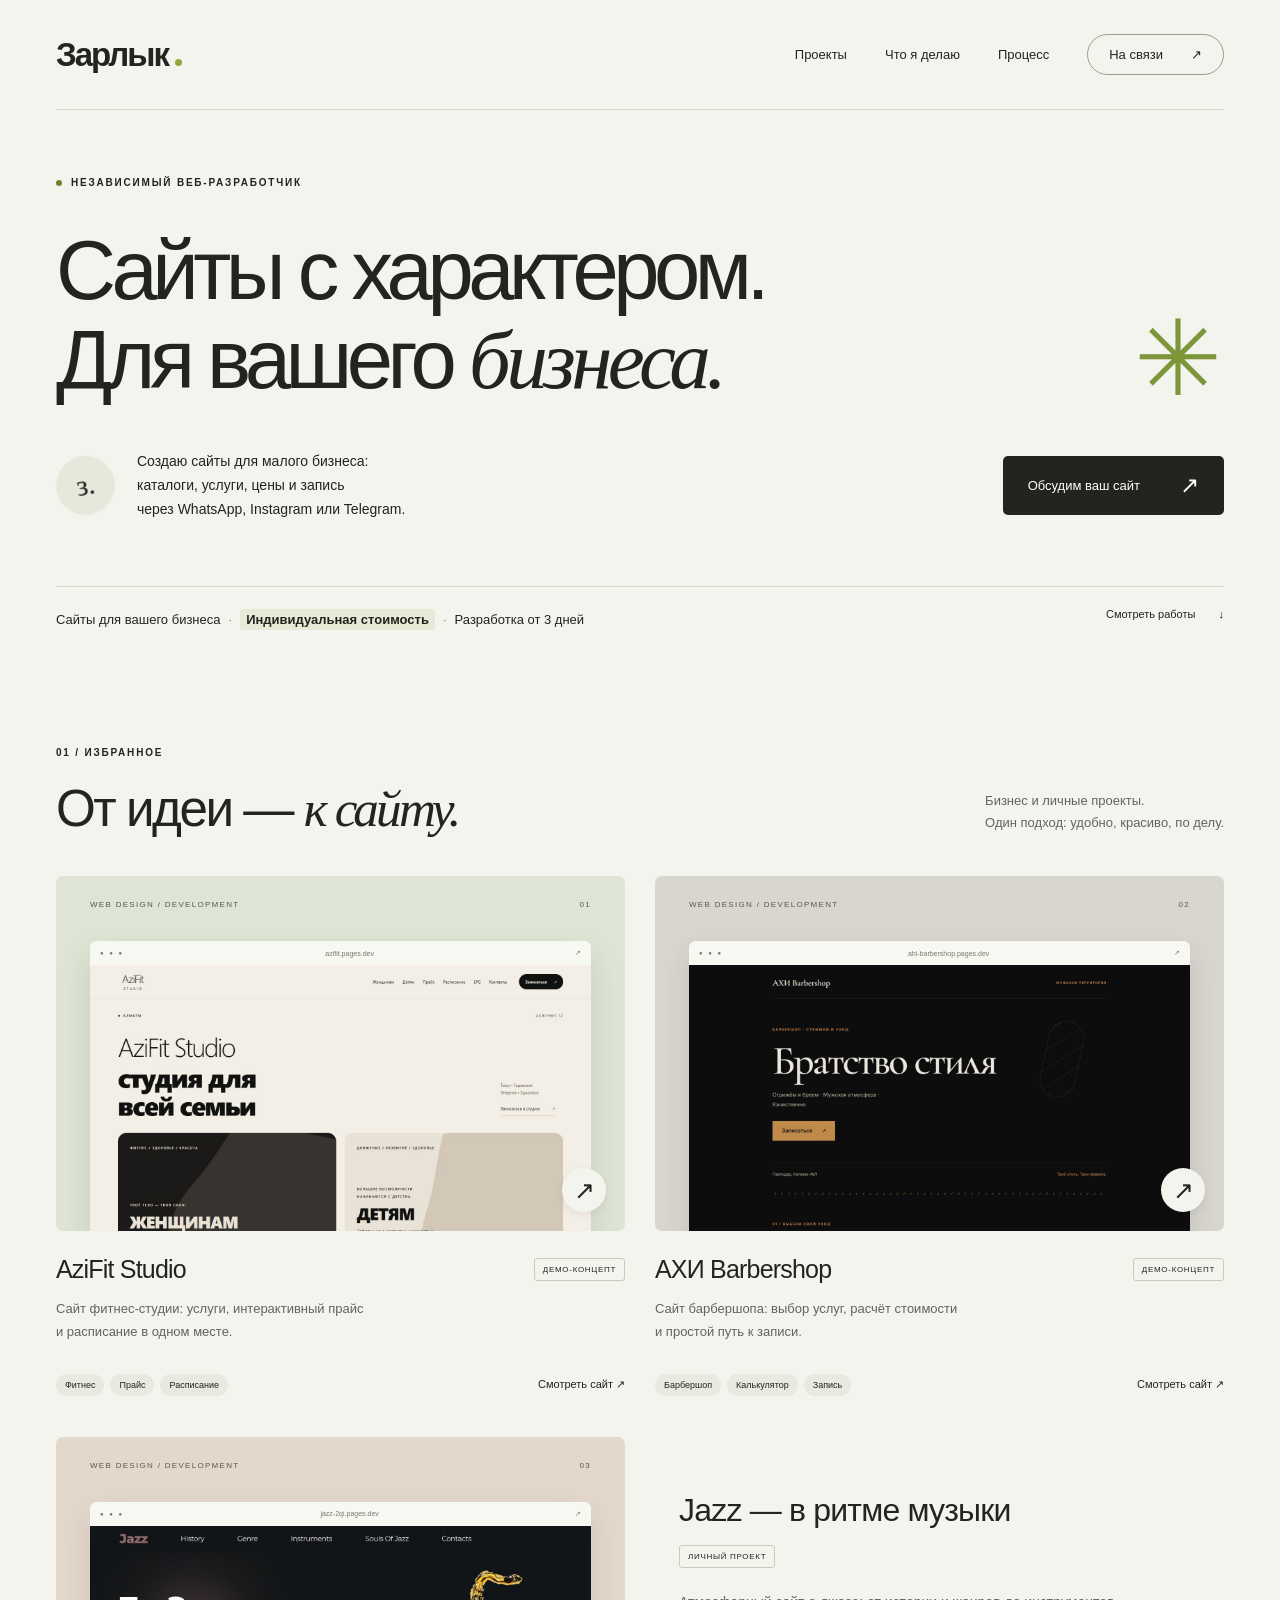
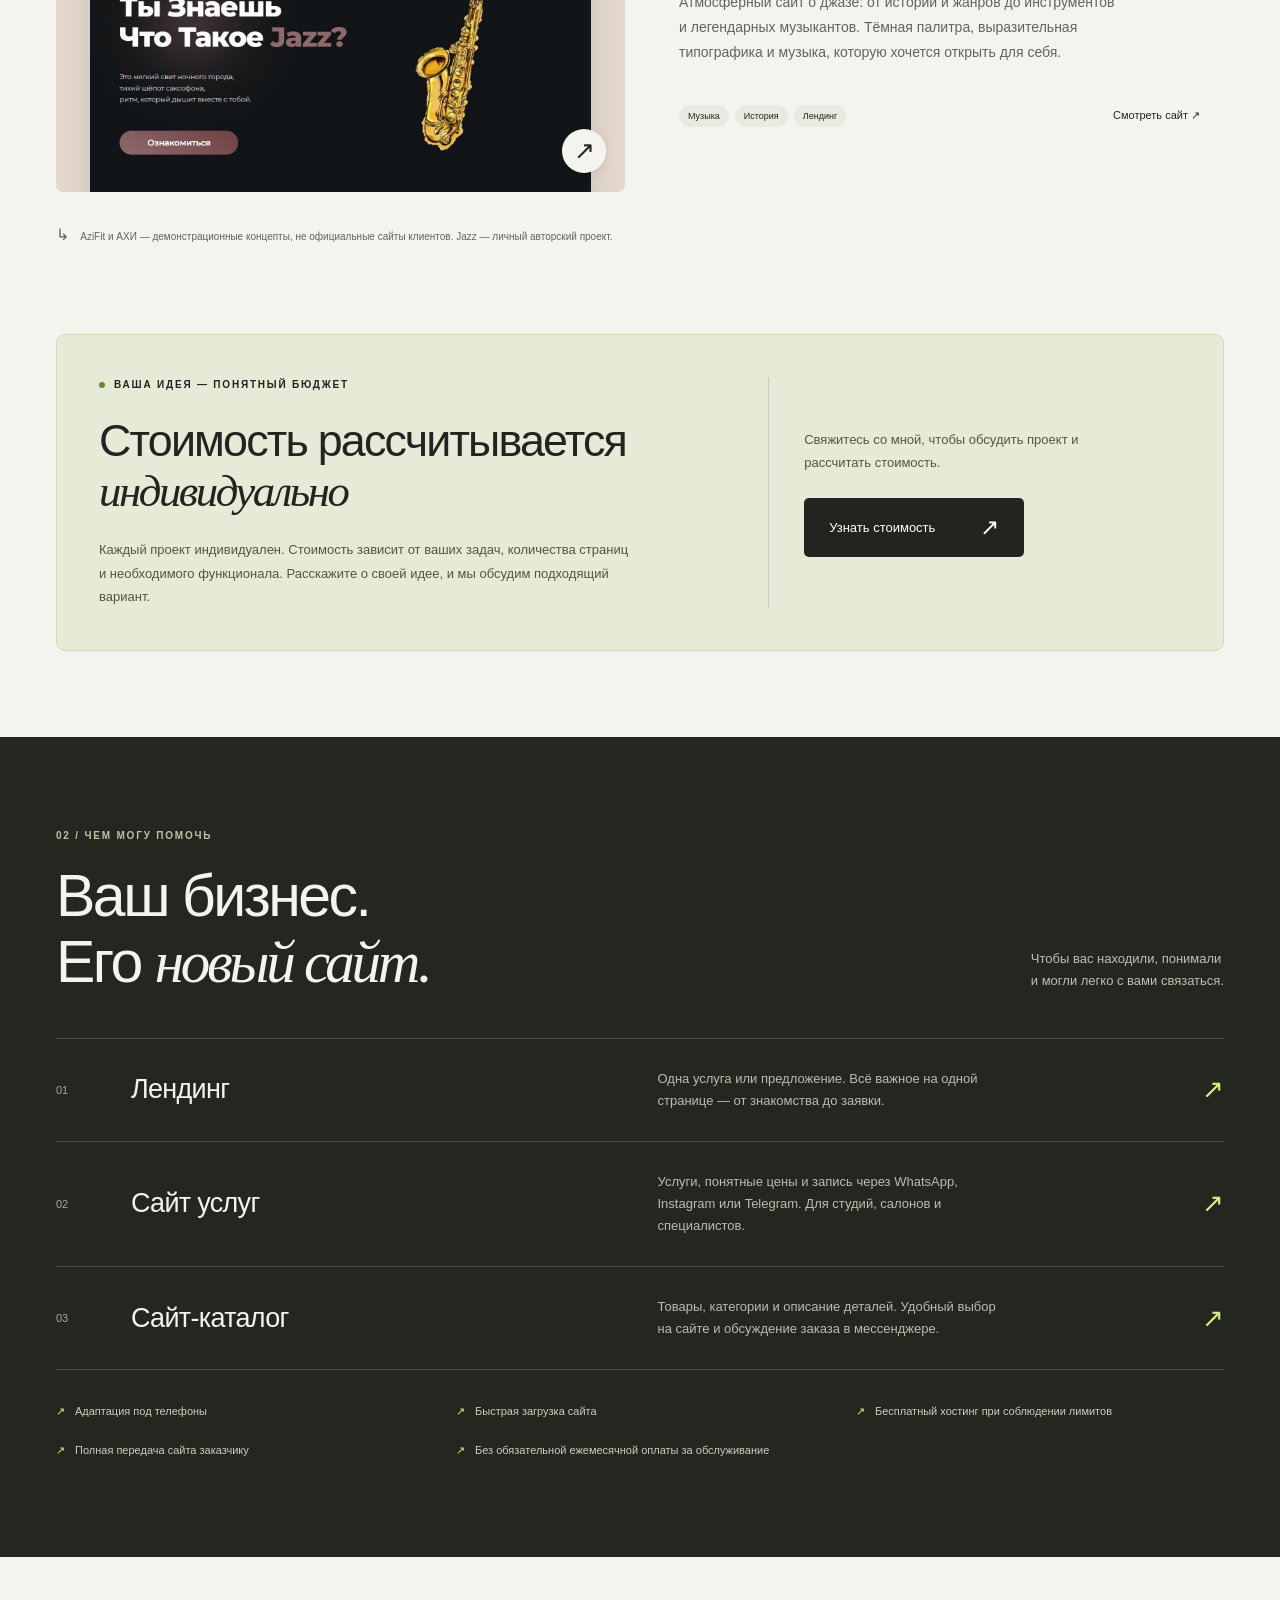
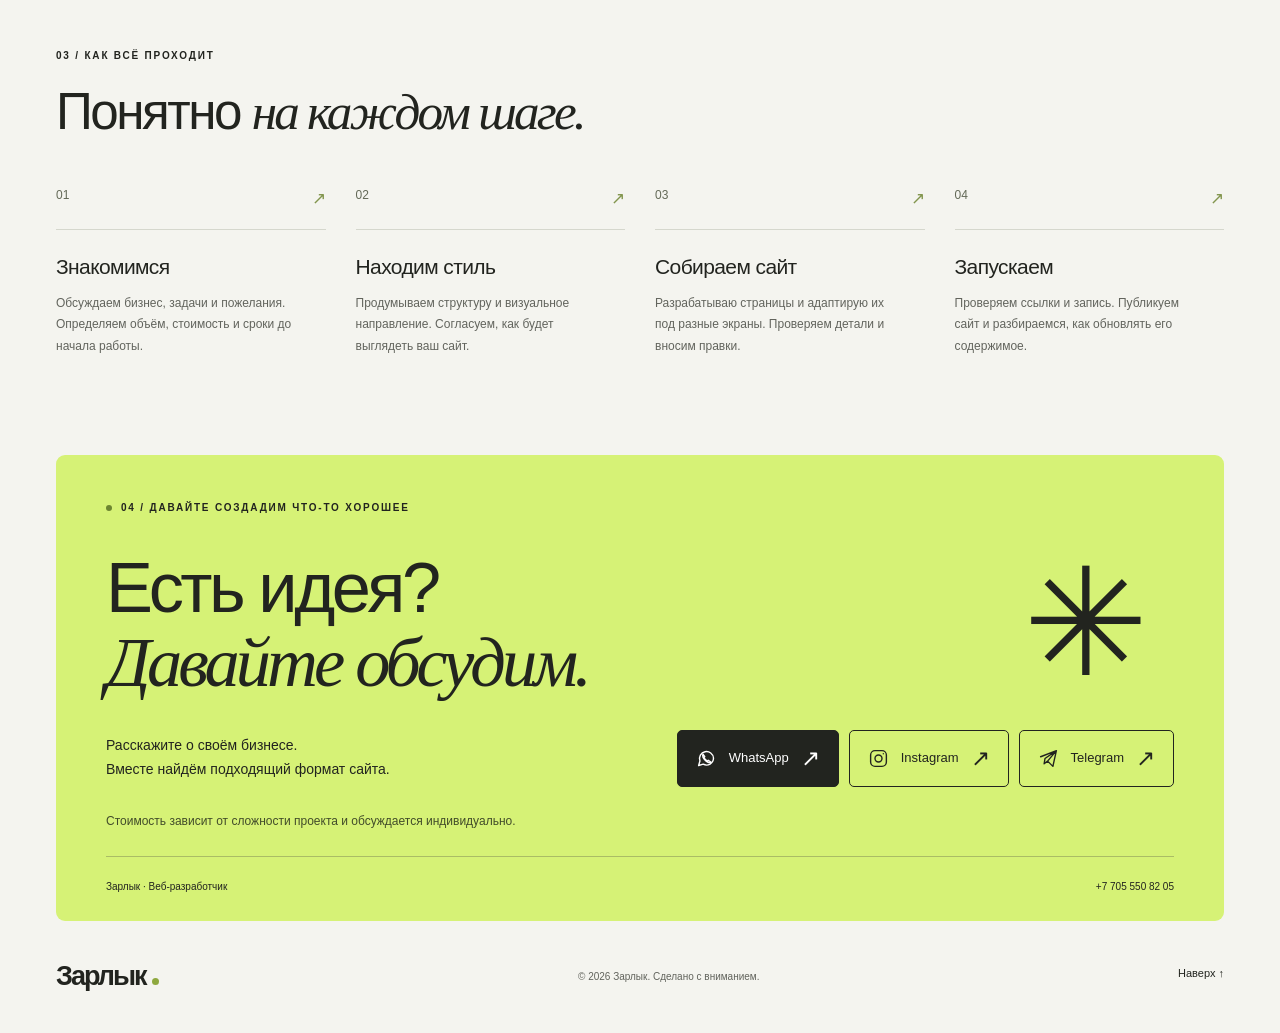
<file: index.html>
<!doctype html>
<html lang="ru">
<head>
  <meta charset="utf-8">
  <meta name="viewport" content="width=device-width, initial-scale=1">
  <meta name="theme-color" content="#f4f4ef">
  <title>Зарлык — разработка сайтов для малого бизнеса</title>
  <meta name="description" content="Зарлык — сайты для малого бизнеса: каталоги, услуги, цены и запись через WhatsApp, Instagram или Telegram. Разработка от 3 дней. Полная передача сайта заказчику.">
  <meta property="og:type" content="website">
  <meta property="og:locale" content="ru_RU">
  <meta property="og:title" content="Зарлык — разработка сайтов для малого бизнеса">
  <meta property="og:description" content="Каталоги, услуги, цены и запись через WhatsApp, Instagram или Telegram. Адаптивные сайты от 3 дней — с полной передачей заказчику.">
  <meta property="og:site_name" content="Зарлык">
  <meta property="og:url" content="https://zarlyk-portfolio.pages.dev/">
  <meta property="og:image" content="https://zarlyk-portfolio.pages.dev/assets/social-preview.png">
  <meta property="og:image:width" content="1200">
  <meta property="og:image:height" content="630">
  <meta property="og:image:type" content="image/png">
  <meta property="og:image:alt" content="Зарлык — сайты для малого бизнеса. Разработка от 3 дней.">
  <meta name="twitter:card" content="summary_large_image">
  <meta name="twitter:title" content="Зарлык — разработка сайтов для малого бизнеса">
  <meta name="twitter:description" content="Каталоги, услуги, цены и запись через WhatsApp, Instagram или Telegram. Разработка от 3 дней.">
  <meta name="twitter:image" content="https://zarlyk-portfolio.pages.dev/assets/social-preview.png">
  <meta name="twitter:image:alt" content="Зарлык — сайты для малого бизнеса. Разработка от 3 дней.">
  <link rel="canonical" href="https://zarlyk-portfolio.pages.dev/">
  <link rel="icon" href="assets/favicon.svg" type="image/svg+xml">
  <link rel="stylesheet" href="styles.css">
  <script defer src="script.js"></script>
</head>
<body>
  <a class="skip-link" href="#main">Перейти к содержимому</a>
  <header class="header wrap">
    <a class="logo" href="#home" aria-label="Зарлык — на главную">Зарлык<i></i></a>
    <button class="menu-toggle" aria-expanded="false" aria-controls="navigation" aria-label="Открыть меню"><span></span><span></span></button>
    <nav id="navigation" aria-label="Основная навигация"><a href="#projects">Проекты</a><a href="#services">Что я делаю</a><a href="#process">Процесс</a><a class="nav-contact" href="#contact">На связи <span aria-hidden="true">↗</span></a></nav>
  </header>
  <main id="main">
    <section class="hero wrap" id="home" aria-labelledby="hero-title">
      <div class="eyebrow"><span class="status-dot"></span> НЕЗАВИСИМЫЙ ВЕБ-РАЗРАБОТЧИК</div>
      <h1 id="hero-title">Сайты с характером.<br>Для вашего <span class="serif">бизнеса.</span><span class="hero-star" aria-hidden="true">✳</span></h1>
      <div class="hero-bottom"><div class="intro"><span class="mini-mark" aria-hidden="true">з.</span><p>Создаю сайты для малого бизнеса:<br>каталоги, услуги, цены и запись<br class="desktop-break"> через WhatsApp, Instagram или Telegram.</p></div><a class="button dark" id="contact-choice-trigger" href="#contact">Обсудим ваш сайт <span aria-hidden="true">↗</span></a></div>
      <div class="hero-foot"><span class="hero-offer"><span>Сайты для вашего бизнеса</span><span class="offer-divider"> · </span><span><strong>Индивидуальная стоимость</strong></span><span class="offer-divider"> · </span><span>Разработка от 3 дней</span></span><a href="#projects">Смотреть работы <span aria-hidden="true">↓</span></a></div>
    </section>

    <section class="projects wrap section" id="projects" aria-labelledby="projects-title">
      <div class="section-top"><div><div class="eyebrow">01 / ИЗБРАННОЕ</div><h2 id="projects-title">От идеи — <span class="serif">к сайту.</span></h2></div><p>Бизнес и личные проекты.<br>Один подход: удобно, красиво, по делу.</p></div>
      <div class="project-grid">
        <article class="project reveal"><a class="project-preview fitness" href="https://azifit.pages.dev/" target="_blank" rel="noopener noreferrer" aria-label="Открыть демо AziFit Studio в новой вкладке"><div class="preview-top"><span>WEB DESIGN / DEVELOPMENT</span><span>01</span></div><div class="browser-frame"><div class="browser-bar"><span>● ● ●</span><span>azifit.pages.dev</span><span>↗</span></div><img src="assets/azifit-preview.jpg" width="1440" height="1000" alt="Первый экран демонстрационного сайта AziFit Studio" loading="lazy"></div><span class="preview-open" aria-hidden="true">↗</span></a><div class="project-heading"><h3>AziFit Studio</h3><span class="demo-label">ДЕМО-КОНЦЕПТ</span></div><p>Сайт фитнес-студии: услуги, интерактивный прайс<br class="desktop-break"> и расписание в одном месте.</p><div class="project-footer"><div class="tags"><span>Фитнес</span><span>Прайс</span><span>Расписание</span></div><a class="text-link" href="https://azifit.pages.dev/" target="_blank" rel="noopener noreferrer" aria-label="Смотреть демо AziFit Studio">Смотреть сайт ↗</a></div></article>
        <article class="project reveal"><a class="project-preview barber" href="https://ahi-barbershop.pages.dev/" target="_blank" rel="noopener noreferrer" aria-label="Открыть демо АХИ Barbershop в новой вкладке"><div class="preview-top"><span>WEB DESIGN / DEVELOPMENT</span><span>02</span></div><div class="browser-frame"><div class="browser-bar"><span>● ● ●</span><span>ahi-barbershop.pages.dev</span><span>↗</span></div><img src="assets/ahi-preview.jpg" width="1440" height="1000" alt="Первый экран демонстрационного сайта АХИ Barbershop" loading="lazy"></div><span class="preview-open" aria-hidden="true">↗</span></a><div class="project-heading"><h3>АХИ Barbershop</h3><span class="demo-label">ДЕМО-КОНЦЕПТ</span></div><p>Сайт барбершопа: выбор услуг, расчёт стоимости<br class="desktop-break"> и простой путь к записи.</p><div class="project-footer"><div class="tags"><span>Барбершоп</span><span>Калькулятор</span><span>Запись</span></div><a class="text-link" href="https://ahi-barbershop.pages.dev/" target="_blank" rel="noopener noreferrer" aria-label="Смотреть демо АХИ Barbershop">Смотреть сайт ↗</a></div></article>
        <article class="project project-jazz reveal">
          <a class="project-preview jazz" href="https://jazz-2qi.pages.dev/" target="_blank" rel="noopener noreferrer" aria-label="Открыть сайт Jazz в новой вкладке"><div class="preview-top"><span>WEB DESIGN / DEVELOPMENT</span><span>03</span></div><div class="browser-frame"><div class="browser-bar"><span>● ● ●</span><span>jazz-2qi.pages.dev</span><span>↗</span></div><img src="assets/jazz-preview.jpg" width="1440" height="1000" alt="Первый экран сайта Jazz: золотой саксофон на тёмном фоне" loading="lazy"></div><span class="preview-open" aria-hidden="true">↗</span></a>
          <div class="jazz-details"><div class="project-heading"><h3>Jazz — в ритме музыки</h3><span class="demo-label">ЛИЧНЫЙ ПРОЕКТ</span></div><p>Атмосферный сайт о джазе: от истории и жанров до инструментов и легендарных музыкантов. Тёмная палитра, выразительная типографика и музыка, которую хочется открыть для себя.</p><div class="project-footer"><div class="tags"><span>Музыка</span><span>История</span><span>Лендинг</span></div><a class="text-link" href="https://jazz-2qi.pages.dev/" target="_blank" rel="noopener noreferrer" aria-label="Смотреть сайт Jazz">Смотреть сайт ↗</a></div></div>
        </article>
      </div>
      <p class="project-note"><span aria-hidden="true">↳</span> AziFit и АХИ — демонстрационные концепты, не официальные сайты клиентов. Jazz — личный авторский проект.</p>
    </section>

    <section class="pricing wrap" id="pricing" aria-labelledby="pricing-title">
      <div class="pricing-panel reveal">
        <div class="pricing-copy">
          <div class="eyebrow"><span class="status-dot"></span> ВАША ИДЕЯ — ПОНЯТНЫЙ БЮДЖЕТ</div>
          <h2 id="pricing-title">Стоимость рассчитывается <span class="serif">индивидуально</span></h2>
          <p>Каждый проект индивидуален. Стоимость зависит от ваших задач, количества страниц и необходимого функционала. Расскажите о своей идее, и мы обсудим подходящий вариант.</p>
        </div>
        <div class="pricing-action">
          <p>Свяжитесь со мной, чтобы обсудить проект и рассчитать стоимость.</p>
          <a class="button dark" href="#contact">Узнать стоимость <span aria-hidden="true">↗</span></a>
        </div>
      </div>
    </section>
    <section class="services" id="services" aria-labelledby="services-title"><div class="wrap section"><div class="section-top"><div><div class="eyebrow">02 / ЧЕМ МОГУ ПОМОЧЬ</div><h2 id="services-title">Ваш бизнес.<br>Его <span class="serif">новый сайт.</span></h2></div><p>Чтобы вас находили, понимали<br>и могли легко с вами связаться.</p></div><div class="service-list"><article class="service-row reveal"><span class="row-number">01</span><h3>Лендинг</h3><p>Одна услуга или предложение. Всё важное на одной странице — от знакомства до заявки.</p><span class="service-icon" aria-hidden="true">↗</span></article><article class="service-row reveal"><span class="row-number">02</span><h3>Сайт услуг</h3><p>Услуги, понятные цены и запись через WhatsApp, Instagram или Telegram. Для студий, салонов и специалистов.</p><span class="service-icon" aria-hidden="true">↗</span></article><article class="service-row reveal"><span class="row-number">03</span><h3>Сайт-каталог</h3><p>Товары, категории и описание деталей. Удобный выбор на сайте и обсуждение заказа в мессенджере.</p><span class="service-icon" aria-hidden="true">↗</span></article></div><ul class="service-benefits" aria-label="Преимущества работы со мной"><li>Адаптация под телефоны</li><li>Быстрая загрузка сайта</li><li>Бесплатный хостинг при соблюдении лимитов</li><li>Полная передача сайта заказчику</li><li>Без обязательной ежемесячной оплаты за обслуживание</li></ul></div></section>

    <section class="process wrap section" id="process" aria-labelledby="process-title"><div class="section-top"><div><div class="eyebrow">03 / КАК ВСЁ ПРОХОДИТ</div><h2 id="process-title">Понятно <span class="serif">на каждом шаге.</span></h2></div></div><div class="steps"><article class="step reveal"><span class="step-number">01 <span aria-hidden="true">↗</span></span><h3>Знакомимся</h3><p>Обсуждаем бизнес, задачи и пожелания. Определяем объём, стоимость и сроки до начала работы.</p></article><article class="step reveal"><span class="step-number">02 <span aria-hidden="true">↗</span></span><h3>Находим стиль</h3><p>Продумываем структуру и визуальное направление. Согласуем, как будет выглядеть ваш сайт.</p></article><article class="step reveal"><span class="step-number">03 <span aria-hidden="true">↗</span></span><h3>Собираем сайт</h3><p>Разрабатываю страницы и адаптирую их под разные экраны. Проверяем детали и вносим правки.</p></article><article class="step reveal"><span class="step-number">04 <span aria-hidden="true">↗</span></span><h3>Запускаем</h3><p>Проверяем ссылки и запись. Публикуем сайт и разбираемся, как обновлять его содержимое.</p></article></div></section>

    <section class="contact wrap" id="contact" aria-labelledby="contact-title"><div class="contact-panel"><div class="eyebrow"><span class="status-dot"></span> 04 / ДАВАЙТЕ СОЗДАДИМ ЧТО-ТО ХОРОШЕЕ</div><div class="contact-main"><h2 id="contact-title">Есть идея?<br><span class="serif">Давайте обсудим.</span></h2><span class="contact-star" aria-hidden="true">✳</span></div><div class="contact-bottom"><p>Расскажите о своём бизнесе.<br>Вместе найдём подходящий формат сайта.</p><div class="social-contacts" aria-label="Способы связи"><a class="button social-button dark" href="https://wa.me/77055508205?text=Здравствуйте!%20Хочу%20обсудить%20разработку%20сайта." target="_blank" rel="noopener noreferrer" aria-label="Написать в WhatsApp (откроется в новой вкладке)"><svg class="social-icon" viewBox="0 0 24 24" fill="none" stroke="currentColor" stroke-width="1.6" stroke-linecap="round" stroke-linejoin="round" aria-hidden="true" focusable="false"><path d="M20 11.5a8 8 0 0 1-11.8 7L3 20l1.5-5.2A8 8 0 1 1 20 11.5Z"/><path d="m8 7 2 3-1 1c1 2 2 3 4 4l1-1 3 2c-2 3-11-4-9-9Z"/></svg><span class="social-name">WhatsApp</span><span aria-hidden="true">↗</span></a><a class="button social-button social-secondary" href="https://www.instagram.com/almezulyy/" target="_blank" rel="noopener noreferrer" aria-label="Написать в Instagram (откроется в новой вкладке)"><svg class="social-icon" viewBox="0 0 24 24" fill="none" stroke="currentColor" stroke-width="1.6" stroke-linecap="round" stroke-linejoin="round" aria-hidden="true" focusable="false"><rect x="3" y="3" width="18" height="18" rx="5"/><circle cx="12" cy="12" r="4"/><circle cx="17.5" cy="6.5" r=".8" fill="currentColor" stroke="none"/></svg><span class="social-name">Instagram</span><span aria-hidden="true">↗</span></a><a class="button social-button social-secondary" href="https://t.me/ZarlykSh" target="_blank" rel="noopener noreferrer" aria-label="Написать в Telegram (откроется в новой вкладке)"><svg class="social-icon" viewBox="0 0 24 24" fill="none" stroke="currentColor" stroke-width="1.6" stroke-linecap="round" stroke-linejoin="round" aria-hidden="true" focusable="false"><path d="m3 10 18-7-4 18-6-6-4 3 1-6 13-9-10 12"/></svg><span class="social-name">Telegram</span><span aria-hidden="true">↗</span></a></div></div><p class="pricing-note">Стоимость зависит от сложности проекта и обсуждается индивидуально.</p><div class="contact-details"><span>Зарлык · Веб-разработчик</span><a href="tel:+77055508205">+7 705 550 82 05</a></div></div></section>
  </main>
  <dialog class="contact-dialog" id="contact-choice" aria-labelledby="contact-choice-title">
    <button class="dialog-close" type="button" aria-label="Закрыть выбор способа связи">×</button>
    <div class="eyebrow">ДАВАЙТЕ ОБСУДИМ ВАШ САЙТ</div>
    <h2 id="contact-choice-title">Где вам удобнее?</h2>
    <p>Выберите способ связи.</p>
    <div class="social-contacts" id="contact-choice-links"></div>
  </dialog>
  <footer class="footer wrap"><a class="logo" href="#home" aria-label="Зарлык — на главную">Зарлык<i></i></a><span>© <span id="year">2026</span> Зарлык. Сделано с вниманием.</span><a href="#home">Наверх ↑</a></footer>
</body>
</html>
</file>
<file: styles.css>
@charset "UTF-8";
:root{--paper:#f4f4ef;--ink:#22241f;--muted:#62645d;--line:#d5d7cd;--lime:#d6f276;--dark:#242720}*{box-sizing:border-box}html{scroll-behavior:smooth;scroll-padding-top:30px}body{margin:0;background:var(--paper);color:var(--ink);font-family:Arial,Helvetica,sans-serif;-webkit-font-smoothing:antialiased}a{color:inherit;text-decoration:none}button{font:inherit}a,button{-webkit-tap-highlight-color:transparent}a:focus-visible,button:focus-visible{outline:3px solid #647e27;outline-offset:6px}::selection{background:var(--lime);color:var(--ink)}.wrap{width:min(1320px,calc(100% - 112px));margin-inline:auto}.header{height:110px;display:flex;align-items:center;justify-content:space-between;border-bottom:1px solid var(--line)}.logo{display:inline-flex;align-items:baseline;font-size:33px;font-weight:800;letter-spacing:-2px}.logo>span{font-size:12px;align-self:flex-start;padding-top:6px;letter-spacing:0;margin-left:2px}.logo i{width:7px;height:7px;background:#8ea83e;border-radius:50%;margin-left:7px}.header nav{display:flex;gap:38px;align-items:center;font-size:13px}.header nav>a{padding:12px 0}.header nav>a:hover,.text-link:hover{color:#6d812f}.header nav .nav-contact{border:1px solid #999d8d;border-radius:30px;padding:12px 21px;display:flex;gap:28px}.menu-toggle{display:none}.skip-link{position:fixed;top:-80px;left:15px;z-index:100;background:var(--lime);padding:15px}.skip-link:focus{top:15px}.hero{padding-top:65px}.eyebrow{font-size:10px;letter-spacing:1.8px;font-weight:600;display:flex;align-items:center;gap:9px;line-height:1.6}.status-dot{width:6px;height:6px;border-radius:50%;background:#6c8530;flex-shrink:0}.hero h1{position:relative;font-size:clamp(54px,6.5vw,94px);line-height:1.07;font-weight:500;letter-spacing:-5.5px;margin:35px 0 45px}.serif{font-family:Georgia,'Times New Roman',serif;font-style:italic;font-weight:400;letter-spacing:-.055em}.hero-star{display:inline-block;color:#7d963a;font-size:105px;line-height:.7;position:absolute;right:8px;bottom:10px;font-weight:400;animation:turn-in 1.4s ease-out both}.hero-bottom{display:flex;justify-content:space-between;align-items:center;gap:30px}.intro{display:flex;align-items:center;gap:22px}.mini-mark{background:#e6e8dc;display:grid;place-items:center;width:59px;height:59px;border-radius:50%;font-family:Georgia,serif;font-size:29px;flex-shrink:0;transform:rotate(-10deg)}.intro p,.contact p{font-size:14px;line-height:1.7;margin:0}.button{display:inline-flex;align-items:center;justify-content:space-between;gap:40px;min-height:58px;padding:18px 25px;border-radius:5px;font-size:13px;transition:background .2s,transform .2s}.button span{font-size:23px;line-height:1}.dark{background:var(--ink);color:#fff}.button:hover{background:#3a4130;transform:translateY(-3px)}.hero-foot{display:flex;justify-content:space-between;border-top:1px solid var(--line);margin-top:65px;padding:21px 0;font-size:9px;letter-spacing:1.1px}.hero-foot a{font-size:11px;letter-spacing:0}.hero-foot a span{margin-left:20px}.section{padding-top:91px;padding-bottom:86px}.section-top{display:flex;align-items:flex-end;justify-content:space-between;gap:30px;margin-bottom:39px}.section-top h2{font-size:clamp(35px,4vw,55px);font-weight:400;line-height:1.12;letter-spacing:-2.5px;margin:19px 0 0}.section-top>p{font-size:13px;color:var(--muted);line-height:1.7;margin:0 0 3px}.project-grid{display:grid;grid-template-columns:1fr 1fr;gap:30px}.project-preview{height:355px;display:block;position:relative;overflow:hidden;border-radius:7px;padding:24px 34px 0;transition:background .3s}.fitness{background:#dfe5d5}.barber{background:#d9d6d0}.preview-top{font-size:8px;letter-spacing:1.3px;display:flex;justify-content:space-between;color:#56594e;margin-bottom:32px}.browser-frame{border-radius:7px 7px 0 0;box-shadow:0 14px 30px #22241f20;transform:translateY(0);transition:transform .5s;overflow:hidden;background:#f7f5ef}.browser-bar{height:24px;display:flex;align-items:center;justify-content:space-between;padding:0 10px;font-size:7px;color:#79786f;background:#f8f8f3}.browser-bar>span:first-child{font-size:6px;letter-spacing:2px}.browser-frame img{display:block;width:100%;height:auto}.project-preview:hover .browser-frame{transform:translateY(-7px) rotate(-1deg)}.preview-open{position:absolute;right:19px;bottom:19px;background:var(--paper);width:44px;height:44px;display:grid;place-items:center;border-radius:50%;font-size:25px;box-shadow:0 3px 10px #0001;transition:background .2s}.project-preview:hover .preview-open{background:var(--lime)}.project-heading{display:flex;align-items:center;justify-content:space-between;gap:12px;margin-top:24px}.project h3{font-size:25px;letter-spacing:-.8px;font-weight:500;margin:0}.demo-label{font-size:8px;letter-spacing:.7px;border:1px solid #c6cbbb;border-radius:3px;padding:6px 8px;white-space:nowrap}.project>p{font-size:13px;line-height:1.7;color:var(--muted);margin:14px 0 20px}.project-footer{display:flex;justify-content:space-between;align-items:center;gap:8px}.tags{display:flex;gap:6px;flex-wrap:wrap}.tags>span{font-size:9px;padding:6px 9px;background:#e8e9e1;border-radius:30px}.text-link{font-size:11px;white-space:nowrap}.project-note{font-size:10px;color:var(--muted);margin:29px 0 0;line-height:1.7}.project-note span{margin-right:9px;font-size:16px}.services{background:var(--dark);color:var(--paper)}.services .eyebrow{color:#bbc3aa}.services h2{font-size:59px}.services .section-top{margin-bottom:42px}.services .section-top>p{color:#bbc1b3}.service-row{border-top:1px solid #484d41;display:grid;grid-template-columns:50px 1fr 1fr 40px;align-items:center;gap:25px;padding:29px 0}.service-row:last-child{border-bottom:1px solid #484d41}.row-number{font-size:11px;color:#a5ad98}.service-row h3{font-size:27px;letter-spacing:-.7px;font-weight:400;margin:0}.service-row p{font-size:13px;line-height:1.7;color:#b7bead;margin:0;max-width:340px}.service-icon{color:var(--lime);font-size:26px;text-align:right}.service-benefits{display:flex;gap:44px;margin-top:32px;color:#c8d0bc;font-size:11px}.service-benefits span::first-letter{color:var(--lime)}.process{padding-bottom:97px}.steps{display:grid;grid-template-columns:repeat(4,1fr);gap:30px;margin-top:48px}.step-number{display:flex;justify-content:space-between;padding-bottom:20px;border-bottom:1px solid var(--line);font-size:12px;color:#636957}.step-number>span{color:#82954e;font-size:17px}.step h3{font-size:21px;font-weight:500;margin:25px 0 14px;letter-spacing:-.6px}.step p{font-size:12px;line-height:1.8;color:var(--muted);margin:0;max-width:240px}.contact-panel{background:var(--lime);border-radius:9px;padding:45px 50px 0;overflow:hidden}.contact-main{display:flex;align-items:center;justify-content:space-between;gap:25px}.contact h2{font-size:clamp(45px,5.5vw,77px);line-height:1.05;letter-spacing:-3.5px;font-weight:400;margin:35px 0 30px}.contact-star{font-size:150px;line-height:1;font-weight:400;margin-right:25px}.contact-bottom{display:flex;align-items:center;justify-content:space-between;gap:30px}.contact-details{display:flex;justify-content:space-between;font-size:10px;padding:24px 0;border-top:1px solid #aabd65;margin-top:36px}.contact-details a:hover{text-decoration:underline}.footer{display:flex;align-items:center;justify-content:space-between;padding-block:34px;gap:20px}.footer .logo{font-size:27px}.footer>span{font-size:10px;color:var(--muted)}.footer>a:last-child{font-size:11px;padding:12px 0}.reveal{transition:opacity .65s ease,transform .65s ease}.reveal.pending{opacity:0;transform:translateY(20px)}@keyframes turn-in{from{transform:rotate(-80deg);opacity:0}to{transform:rotate(0);opacity:1}}
@media(min-width:1500px){.hero h1{font-size:101px}.project-preview{height:410px}}
@media(max-width:1100px){.wrap{width:calc(100% - 64px)}.hero h1{letter-spacing:-4px}.hero-star{font-size:75px}.project-preview{height:290px;padding-inline:22px}.project-footer{align-items:flex-start;flex-direction:column;gap:15px}.project-heading{align-items:flex-start;flex-direction:column}.service-row{grid-template-columns:25px 1fr 1.2fr 25px;gap:20px}.contact-star{font-size:110px}.steps{gap:22px}}
@media(max-width:760px){.wrap{width:calc(100% - 40px)}.header{height:83px;position:relative;z-index:10}.logo{font-size:30px}.header nav{gap:17px;font-size:11px}.header nav .nav-contact{padding:10px 14px;gap:14px}.hero{padding-top:45px}.eyebrow{font-size:8px;letter-spacing:1.2px}.hero h1{font-size:clamp(40px,7.8vw,59px);letter-spacing:-2.6px;margin:29px 0 31px}.hero-star{position:static;margin-left:14px;font-size:45px;vertical-align:middle}.hero-bottom{align-items:flex-start;flex-direction:column;gap:25px}.intro p{font-size:13px}.mini-mark{height:48px;width:48px}.hero-foot{margin-top:40px;font-size:8px;gap:20px}.hero-foot>span{max-width:190px;line-height:1.7}.hero-foot a{white-space:nowrap;font-size:10px}.section{padding-block:60px}.section-top{align-items:flex-start;flex-direction:column;gap:20px;margin-bottom:30px}.section-top h2{font-size:39px;letter-spacing:-1.8px}.section-top>p br{display:none}.project-grid{grid-template-columns:1fr;gap:36px}.project-preview{height:370px;padding-inline:32px}.project-heading{flex-direction:row;align-items:center;margin-top:19px}.project h3{font-size:23px}.project-footer{flex-direction:row;align-items:center}.project-note{font-size:10px;margin-top:24px}.services h2{font-size:45px}.service-row{grid-template-columns:22px 1fr 24px;gap:12px;padding-block:25px}.service-row h3{font-size:24px}.service-row p{grid-column:2;grid-row:2;font-size:12px;max-width:100%}.service-icon{grid-column:3;grid-row:1}.service-benefits{gap:17px;flex-wrap:wrap;font-size:10px}.steps{grid-template-columns:1fr 1fr;gap:30px 25px;margin-top:30px}.step h3{font-size:20px;margin-top:20px}.contact-panel{padding:30px 25px 0}.contact h2{font-size:45px;letter-spacing:-2.3px;margin:30px 0}.contact-star{font-size:66px;margin:0}.contact-bottom{align-items:flex-start;flex-direction:column;gap:25px}.contact p{font-size:13px}.footer{flex-wrap:wrap;padding-block:27px}.footer>span{order:3;width:100%}.contact-details{gap:15px;font-size:9px;flex-wrap:wrap}.desktop-break{display:none}}
@media(max-width:520px){.header nav{flex-wrap:wrap;gap:8px 20px;padding:10px 0 18px}.header{height:auto;min-height:83px;flex-wrap:wrap}.header nav{width:100%}.menu-ready .header{height:83px}.menu-ready .menu-toggle{display:flex;width:44px;height:44px;flex-direction:column;align-items:center;justify-content:center;gap:6px;background:transparent;border:1px solid var(--line);border-radius:50%}.menu-toggle span{height:1px;width:17px;background:var(--ink);transition:transform .2s}.menu-toggle[aria-expanded=true] span:first-child{transform:translateY(3.5px) rotate(45deg)}.menu-toggle[aria-expanded=true] span:last-child{transform:translateY(-3.5px) rotate(-45deg)}.menu-ready .header nav{display:none;position:absolute;top:82px;left:-20px;width:calc(100% + 40px);background:var(--paper);padding:20px;box-shadow:0 15px 20px #0001;border-bottom:1px solid var(--line)}.menu-ready .header nav.open{display:flex;flex-direction:column;align-items:stretch;gap:2px}.header nav>a{font-size:15px;padding:14px}.header nav .nav-contact{padding:14px;margin-top:5px}.hero h1{font-size:clamp(34px,8.5vw,44px);letter-spacing:-1.9px;line-height:1.15}.hero-star{font-size:33px;margin-left:8px}.intro{gap:13px}.intro p{font-size:12px}.button{min-height:55px;font-size:12px}.hero-bottom>.button{width:100%}.hero-foot a span{margin-left:8px}.project-preview{height:280px;padding:20px 22px 0}.preview-top{margin-bottom:23px;font-size:7px}.project-heading{gap:8px}.project h3{font-size:21px}.demo-label{font-size:7px;padding:5px 6px}.tags{gap:4px}.tags>span{font-size:8px;padding:5px 7px}.text-link{font-size:10px}.section-top h2{font-size:35px}.services h2{font-size:43px}.contact{width:calc(100% - 24px)}.contact-panel{padding-inline:22px}.contact h2{font-size:39px}.contact-star{display:none}.contact-bottom>.button{width:100%}.contact .eyebrow{font-size:7px;letter-spacing:1px}}
.hero-bottom>.button{flex-shrink:0}.hero-foot>span{font-size:12px;letter-spacing:.2px}.service-benefits{list-style:none;padding:0;display:grid;grid-template-columns:repeat(3,minmax(0,1fr));gap:20px 32px;line-height:1.7}.service-benefits li{position:relative;padding-left:19px}.service-benefits li::before{content:'↗';position:absolute;left:0;color:var(--lime)}.contact .pricing-note{font-size:12px;line-height:1.7;color:#424c2a;max-width:550px;margin-top:24px}.social-contacts{display:flex;flex-wrap:wrap;gap:14px 30px;margin-top:22px}.social-contacts a{min-height:44px;align-items:center}.social-contacts a:hover{text-decoration:underline}.contact-details{margin-top:25px}.text-link{min-height:44px;display:inline-flex;align-items:center}.footer>a:last-child{min-height:44px}.contact-details a{padding-block:8px;margin-block:-8px;min-height:32px}
@media(max-width:760px){.service-benefits{grid-template-columns:repeat(2,minmax(0,1fr));gap:16px 24px;font-size:12px}.hero-foot>span{font-size:11px}.social-contacts{gap:14px 24px}.contact .pricing-note{font-size:12px}.intro p{max-width:370px}}
@media(max-width:520px){.service-benefits{grid-template-columns:1fr;gap:13px}.hero-foot>span{max-width:160px}.social-contacts{flex-direction:column;gap:14px}.contact-details{align-items:center}.contact-details a{min-height:44px;display:inline-flex;align-items:center}.project-footer{flex-wrap:wrap}.intro p{font-size:13px}.hero-foot a{display:inline-flex;align-items:center;min-height:44px}.hero-foot{align-items:center}.text-link{font-size:11px}}
@media(prefers-reduced-motion:reduce){html{scroll-behavior:auto}*,*::before,*::after{animation:none!important;transition:none!important}.reveal.pending{opacity:1;transform:none}}

/* Contact buttons retain the portfolio palette and spacing. */
.contact-bottom{flex-wrap:wrap}.social-contacts{display:flex;flex-wrap:wrap;gap:10px;margin-top:0}.social-contacts .social-button{gap:12px;min-height:56px;padding:16px 18px;border:1px solid var(--ink);text-decoration:none}.social-icon{width:21px;height:21px;flex-shrink:0}.social-button .social-name{font-size:13px;line-height:1.4}.social-secondary{background:transparent;color:var(--ink)}.social-contacts .social-secondary:hover{background:var(--ink);color:var(--paper)}
@media(max-width:760px){.social-contacts{width:100%;display:grid;grid-template-columns:repeat(3,minmax(0,1fr))}.social-contacts .social-button{gap:8px;padding-inline:12px}.social-button .social-name{font-size:12px}}
@media(max-width:520px){.social-contacts{grid-template-columns:1fr;gap:10px}.social-contacts .social-button{width:100%;padding-inline:20px;justify-content:flex-start}.social-button .social-name{font-size:13px}.social-button>span:last-child{margin-left:auto}}
@media(min-width:521px) and (max-width:640px){.social-contacts{display:flex}.social-contacts .social-button{flex:1 1 160px}}
.contact-dialog{width:min(440px,calc(100% - 32px));max-height:calc(100dvh - 32px);padding:38px 28px 28px;border:1px solid var(--line);border-radius:9px;background:var(--paper);color:var(--ink);box-shadow:0 20px 80px #0003}.contact-dialog::backdrop{background:#22241f80;backdrop-filter:blur(4px)}.contact-dialog h2{font-size:30px;font-weight:400;letter-spacing:-1px;margin:22px 0 12px}.contact-dialog>p{font-size:13px;color:var(--muted);margin:0 0 24px}.dialog-close{position:absolute;top:8px;right:8px;width:44px;height:44px;border:0;border-radius:50%;background:transparent;color:var(--ink);font-size:26px;cursor:pointer}.dialog-close:hover{background:#e8e9e1}.contact-dialog .eyebrow{padding-right:20px;font-size:8px}.contact-dialog .social-contacts{display:flex;flex-direction:column;gap:10px}.contact-dialog .social-button{width:100%;flex:auto;justify-content:flex-start}.contact-dialog .social-button>span:last-child{margin-left:auto}body:has(.contact-dialog[open]){overflow:hidden}
/* Pricing callout */
.pricing{padding-bottom:86px}.pricing-panel{display:grid;grid-template-columns:minmax(0,1.5fr) minmax(0,1fr);gap:50px;padding:42px;background:#e6ebd8;border:1px solid #d1d9bf;border-radius:9px}.pricing-copy h2{max-width:650px;font-size:clamp(32px,3.5vw,48px);line-height:1.12;font-weight:400;letter-spacing:-1.8px;margin:22px 0}.pricing-copy h2 .serif{white-space:normal;overflow-wrap:break-word}.pricing-panel p{font-size:13px;line-height:1.8;color:#505746;margin:0;max-width:540px}.pricing-panel .pricing-scope{font-size:11px;margin-top:16px;max-width:470px}.pricing-action{display:flex;flex-direction:column;align-items:flex-start;justify-content:center;gap:24px;padding-left:35px;border-left:1px solid #c5cfb4}.pricing-action .button{min-width:220px}.pricing-action p{max-width:290px}
@media(max-width:760px){.pricing{padding-bottom:60px}.pricing-panel{grid-template-columns:1fr;gap:25px;padding:30px 25px}.pricing-copy h2{font-size:37px}.pricing-action{border-left:0;border-top:1px solid #c5cfb4;padding:24px 0 0;gap:20px}.pricing-action p{max-width:100%}}
@media(max-width:520px){.pricing-panel{padding:26px 21px}.pricing-copy h2{font-size:32px;letter-spacing:-1.3px}.pricing-action{align-items:stretch}.pricing-action .button{min-width:0;width:100%}.pricing-panel p{font-size:12px}.pricing-panel .pricing-scope{font-size:11px}}
/* Compact price and timeline on the first screen. */
.hero-foot>.hero-offer{display:flex;align-items:baseline;flex-wrap:wrap;gap:4px 8px;max-width:none;font-size:13px;line-height:1.9;letter-spacing:0}.hero-offer strong{font-weight:600;background:#e6ebd8;border-radius:3px;padding:3px 6px;white-space:nowrap}.hero-offer>span{white-space:nowrap}.hero-offer .offer-divider{color:#82954e}
@media(max-width:760px){.hero-foot{flex-wrap:wrap;gap:12px 20px}.hero-foot>.hero-offer{font-size:12px}}
@media(max-width:520px){.hero-foot>.hero-offer{width:100%;gap:2px 6px}.hero-foot{margin-top:30px}}

/* Personal music project */
.jazz{background:#e4d8cd}
.project-jazz{grid-column:1/-1;display:grid;grid-template-columns:1fr 1fr;gap:30px;align-items:center}
.jazz-details{padding:20px 24px}
.jazz-details .project-heading{align-items:flex-start;flex-direction:column;margin-top:0;gap:16px}
.jazz-details h3{font-size:clamp(25px,2.5vw,36px);line-height:1.2}
.jazz-details p{font-size:14px;line-height:1.8;color:var(--muted);margin:22px 0 28px;max-width:440px}
@media(max-width:760px){.project-jazz{grid-template-columns:1fr;gap:0}.jazz-details{padding:0}.jazz-details .project-heading{margin-top:19px;gap:12px}.jazz-details h3{font-size:25px}.jazz-details p{font-size:13px;margin:14px 0 20px;max-width:none}}
</file>
